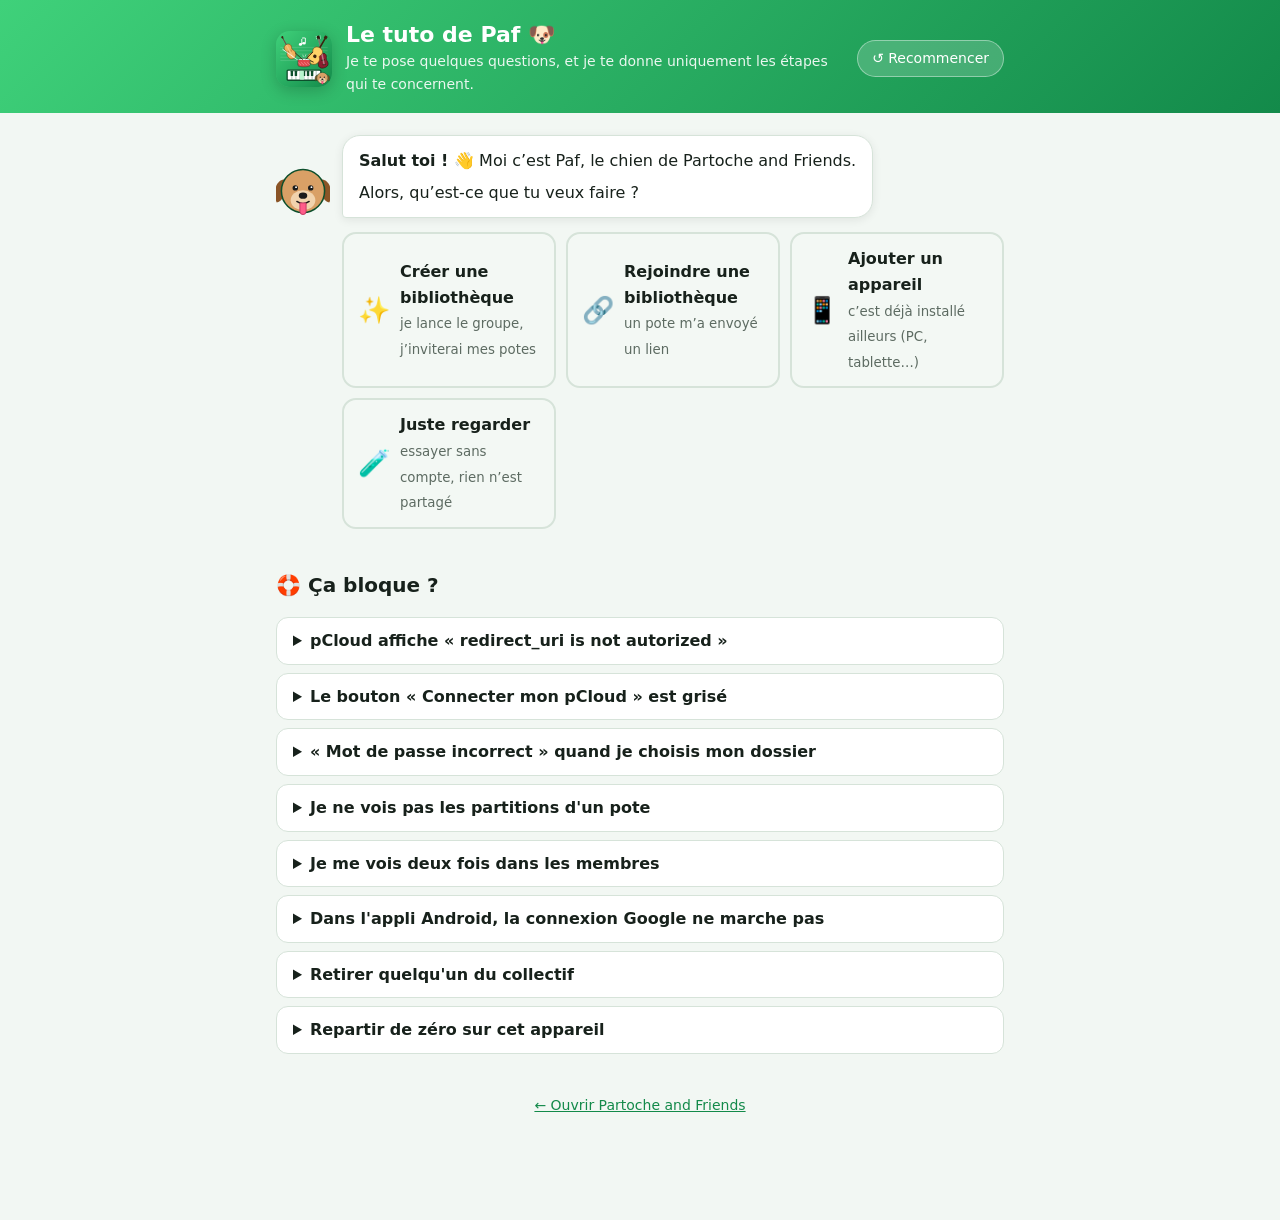
<file: web/tuto.html>
<!doctype html>
<html lang="fr">
<head>
<meta charset="utf-8">
<meta name="viewport" content="width=device-width,initial-scale=1">
<title>Tuto PAF</title>
<meta name="description" content="Paf le chien te guide pas à pas pour installer Partoche and Friends.">
<link rel="icon" href="img/favicon.png">
<style>
:root {
  --bg: #121614; --card: #1b211d; --card2: #222a25; --ink: #e6efe9; --muted: #98a69c; --line: #2b352f;
  --green: #1aa35a; --green2: #3fd17a; --link: #3fd17a; --soft: #183326; --warn: #33290f; --warnline: #8a6d1f; --bad: #3a1c1c; --badline: #e5484d; --code: #232b26;
  color-scheme: dark;
}
@media (prefers-color-scheme: light) { :root:not([data-theme="dark"]) {
  --bg: #f2f7f3; --card: #ffffff; --card2: #f3f8f4; --ink: #17211b; --muted: #5d6b62; --line: #d6e3d9; --link: #138a4a;
  --soft: #e3f5ea; --warn: #fff4d6; --warnline: #e3b64c; --bad: #fde8e8; --code: #eaf1ec; color-scheme: light;
} }
:root[data-theme="light"] { --bg: #f2f7f3; --card: #ffffff; --card2: #f3f8f4; --ink: #17211b; --muted: #5d6b62; --line: #d6e3d9; --link: #138a4a; --soft: #e3f5ea; --warn: #fff4d6; --warnline: #e3b64c; --bad: #fde8e8; --code: #eaf1ec; color-scheme: light; }
* { box-sizing: border-box; }
html { scroll-behavior: smooth; }
body { margin: 0; background: var(--bg); color: var(--ink); font: 16px/1.6 system-ui, -apple-system, "Segoe UI", Roboto, sans-serif; }
a { color: var(--link); }
code { background: var(--code); padding: 1px 6px; border-radius: 6px; font-size: .92em; word-break: break-all; }
.wrap { max-width: 760px; margin: 0 auto; padding: 0 16px 90px; }

/* en-tête */
.hero { background: linear-gradient(135deg, #3fd17a, #138a4a); color: #fff; padding: 22px 16px 18px; }
.hero .wrap { padding-bottom: 0; display: flex; align-items: center; gap: 14px; }
.hero img { width: 56px; border-radius: 14px; box-shadow: 0 4px 16px rgba(0,0,0,.2); }
.hero h1 { margin: 0; font-size: 22px; line-height: 1.2; }
.hero p { margin: 2px 0 0; opacity: .9; font-size: 14px; }
.hero .restart { margin-left: auto; background: rgba(255,255,255,.18); color: #fff; border: 1px solid rgba(255,255,255,.4); border-radius: 999px; padding: 6px 14px; font: inherit; font-size: 14px; cursor: pointer; white-space: nowrap; }

/* la conversation */
.chat { display: flex; flex-direction: column; gap: 14px; margin-top: 22px; }
.say { display: flex; gap: 12px; align-items: flex-end; animation: pop .35s ease both; }
.say .dog { width: 54px; height: 54px; flex: 0 0 auto; }
.say .bubble { background: var(--card); border: 1px solid var(--line); border-radius: 18px 18px 18px 4px; padding: 12px 16px; max-width: 560px; box-shadow: 0 2px 10px rgba(0,0,0,.08); }
.say .bubble p { margin: 0 0 6px; } .say .bubble p:last-child { margin: 0; }
.me { align-self: flex-end; background: var(--green); color: #fff; border-radius: 18px 18px 4px 18px; padding: 9px 16px; font-weight: 600; animation: pop .25s ease both; max-width: 80%; }
.choices { display: grid; gap: 10px; grid-template-columns: repeat(auto-fit, minmax(210px, 1fr)); margin-left: 66px; animation: pop .35s .15s ease both; }
.choices button { text-align: left; font: inherit; color: var(--ink); background: var(--card2); border: 2px solid var(--line); border-radius: 14px; padding: 12px 14px; cursor: pointer; transition: transform .12s, border-color .12s; display: flex; gap: 10px; align-items: center; }
.choices button:hover { border-color: var(--green2); transform: translateY(-2px); }
.choices button b { display: block; }
.choices button small { color: var(--muted); }
.choices button .ic { font-size: 26px; }
.typing { display: inline-flex; gap: 4px; } .typing i { width: 7px; height: 7px; border-radius: 50%; background: var(--muted); animation: blink 1s infinite; } .typing i:nth-child(2) { animation-delay: .15s } .typing i:nth-child(3) { animation-delay: .3s }
@keyframes blink { 50% { opacity: .2; } }
@keyframes pop { from { opacity: 0; transform: translateY(8px); } to { opacity: 1; transform: none; } }
.dog .tongue { transform-origin: 50% 0; animation: pant .35s ease-in-out infinite alternate; transform-box: fill-box; }
@keyframes pant { from { transform: scaleY(.8); } to { transform: scaleY(1.2); } }

/* le plan */
.plan { margin-top: 26px; }
.plan h2 { font-size: 22px; margin: 0 0 4px; }
.plan .sub { color: var(--muted); margin: 0 0 14px; }
.step { position: relative; background: var(--card); border: 1px solid var(--line); border-radius: 16px; padding: 16px 18px 16px 62px; margin: 12px 0; animation: pop .35s ease both; }
.step .n { position: absolute; left: 14px; top: 14px; width: 34px; height: 34px; border-radius: 50%; background: var(--green); color: #fff; display: grid; place-items: center; font-weight: 800; }
.step.done { opacity: .55; } .step.done .n { background: var(--muted); }
.step h3 { margin: 2px 90px 8px 0; font-size: 18px; }
.step ol, .step ul { margin: 6px 0; padding-left: 20px; } .step li { margin: 5px 0; }
.step .tick { position: absolute; right: 14px; top: 14px; font: inherit; font-size: 13px; background: none; border: 1px solid var(--line); color: var(--muted); border-radius: 999px; padding: 2px 10px; cursor: pointer; }
.note, .warn, .bad { border-radius: 12px; padding: 10px 14px; margin: 10px 0; border: 1px solid; }
.note { background: var(--soft); border-color: color-mix(in srgb, var(--green) 45%, transparent); }
.warn { background: var(--warn); border-color: var(--warnline); }
.bad { background: var(--bad); border-color: var(--badline); }
.btnlink { display: inline-block; background: var(--green); color: #fff !important; text-decoration: none; font-weight: 700; padding: 9px 16px; border-radius: 10px; margin: 4px 0; }
.copy { display: inline-flex; gap: 6px; align-items: center; flex-wrap: wrap; }
.copy button { font: inherit; font-size: 12px; padding: 2px 9px; border-radius: 6px; border: 1px solid var(--line); background: var(--card2); color: var(--ink); cursor: pointer; }
.screen { border: 1px solid var(--line); border-radius: 12px; overflow: hidden; margin: 10px 0; max-width: 460px; background: var(--card2); font-size: 14px; }
.screen .bar { background: var(--code); padding: 5px 10px; font-size: 12px; color: var(--muted); }
.screen .body { padding: 12px; display: grid; gap: 7px; }
.fbtn { display: block; text-align: center; padding: 8px; border-radius: 9px; border: 1px solid var(--line); background: var(--card); font-weight: 600; }
.fbtn.pri { background: var(--green); border-color: var(--green); color: #fff; }
.ffield { border: 1px solid var(--line); border-radius: 8px; padding: 6px 10px; color: var(--muted); background: var(--bg); }
.ffield b { color: var(--ink); }
.flabel { font-size: 12px; color: var(--muted); margin-bottom: -4px; }
.hl { outline: 3px solid #ffb020; outline-offset: 2px; }

/* dépannage */
.faq { margin-top: 40px; }
.faq h2 { font-size: 20px; }
details { background: var(--card); border: 1px solid var(--line); border-radius: 12px; padding: 10px 16px; margin: 8px 0; }
details summary { cursor: pointer; font-weight: 600; }
.foot { text-align: center; color: var(--muted); margin-top: 40px; font-size: 14px; }
@media (max-width: 560px) { .choices { margin-left: 0; } .step { padding: 14px 12px 14px 54px; } .step .n { left: 10px; } .step h3 { margin-right: 0; margin-top: 30px; } .hero h1 { font-size: 18px; } .say .dog { width: 44px; height: 44px; } }
@media (prefers-reduced-motion: reduce) { * { animation: none !important; } }
/* dans la fenêtre flottante de l'appli */
.embed .hero { padding: 10px 12px; }
.embed .hero img, .embed .hero p, .embed .foot { display: none; }
.embed .hero h1 { font-size: 16px; }
.embed .wrap { padding-left: 12px; padding-right: 12px; }
.embed .choices { margin-left: 0; grid-template-columns: 1fr; }
.embed .say .dog { width: 40px; height: 40px; }
</style>
</head>
<body>

<header class="hero"><div class="wrap">
  <img src="img/logo.svg" alt="">
  <div><h1>Le tuto de Paf 🐶</h1><p>Je te pose quelques questions, et je te donne uniquement les étapes qui te concernent.</p></div>
  <button class="restart" id="restart">↺ Recommencer</button>
</div></header>

<main class="wrap">
  <div class="chat" id="chat"></div>
  <section class="plan" id="plan" hidden></section>

  <section class="faq" id="depannage">
    <h2>🛟 Ça bloque ?</h2>
    <details><summary>pCloud affiche « redirect_uri is not autorized »</summary>
      <p><b>Cause n° 1 : l'appli pCloud n'est pas encore validée.</b> Après sa création, pCloud peut mettre <b>jusqu'à 2 jours</b> à la valider. Il n'y a rien d'autre à faire qu'attendre.</p>
      <p><b>Cause n° 2 :</b> dans <a href="https://docs.pcloud.com/my_apps/" target="_blank" rel="noopener">docs.pcloud.com/my_apps</a>, onglet <b>Settings</b>, l'adresse doit être dans <b>Redirect URIs</b> (et pas dans <i>Website</i>), exactement <code>https://soaresden.github.io/Partoche-and-Friends/</code>, avec le <code>/</code> final. <b>Allow implicit grant</b> doit être sur <b>Allow</b>. Puis <b>Save changes</b>.</p>
    </details>
    <details><summary>Le bouton « Connecter mon pCloud » est grisé</summary>
      <p>L'appli n'a pas encore le <b>Client ID</b>. Si on t'a invité, rouvre ton <b>lien d'invitation</b> : il contient le Client ID. Si tu lances un groupe, tape le Client ID dans le champ juste au-dessus du bouton.</p>
    </details>
    <details><summary>« Mot de passe incorrect » quand je choisis mon dossier</summary>
      <p>C'est le mot de passe du <b>lien de partage</b> du dossier, pas celui de ton compte pCloud. Avec Partoche, c'est celui que ta prof utilise. Tu peux aussi coller le code <code>P1.…</code> du message envoyé à ta prof, l'appli y trouve le mot de passe.</p>
      <p>Pour le voir ou le changer : sur pcloud.com, clic droit sur le dossier, puis <b>Partager</b>, puis <b>Protection par mot de passe</b>. Si tu le changes, redonne-le à ta prof.</p>
    </details>
    <details><summary>Je ne vois pas les partitions d'un pote</summary>
      <p>Clique sur <b>⟳</b>. Dans <b>👥 Membres</b>, « ⚠️ dossier injoignable » veut dire que son lien de partage a changé : il doit refaire le choix de son dossier.</p>
    </details>
    <details><summary>Je me vois deux fois dans les membres</summary>
      <p>C'est une ancienne identité à toi (configuration refaite, autre navigateur). L'appli reconnaît ton lien de partage et fusionne toute seule : recharge la page (F5).</p>
    </details>
    <details><summary>Dans l'appli Android, la connexion Google ne marche pas</summary>
      <p>Google bloque sa connexion à l'intérieur des applis. Connecte-toi avec ton <b>email et mot de passe pCloud</b>, ou plus simple : <b>QR code</b> depuis ton PC (Mon profil → 📱 Ajouter un appareil).</p>
    </details>
    <details><summary>Retirer quelqu'un du collectif</summary>
      <p>Seul l'<b>admin</b> (👑, celui qui a créé le collectif) peut le faire : <b>👥 Membres</b>, puis <b>🚪 Retirer du collectif</b>. La personne garde ce qu'elle a déjà pu lire. Pour lui couper vraiment l'accès à ton dossier, change aussi le mot de passe de ton lien pCloud.</p>
    </details>
    <details><summary>Repartir de zéro sur cet appareil</summary>
      <p>Clique sur le logo (<i>Mon profil</i>), puis <b>Avancé</b>, puis <b>Quitter ce collectif sur cet appareil</b>. Tes fichiers restent dans ton pCloud.</p>
    </details>
  </section>
  <p class="foot"><a href="./">← Ouvrir Partoche and Friends</a></p>
</main>

<script>
const SITE = 'https://soaresden.github.io/Partoche-and-Friends/'
const APK = 'https://github.com/soaresden/Partoche-and-Friends/releases/latest/download/Partoche-and-Friends.apk'
const DOG = `<svg class="dog" viewBox="-70 -70 140 140" aria-hidden="true">
  <path d="M-50-30c-20 2-30 34-18 60 16-4 26-26 28-58z" fill="#8a5426"/><path d="M50-30c20 2 30 34 18 60-16-4-26-26-28-58z" fill="#8a5426"/>
  <circle r="56" fill="#d9a066" stroke="#0d4f2c" stroke-width="4"/><ellipse cy="24" rx="32" ry="26" fill="#f1d3ad"/>
  <circle cx="-20" cy="-8" r="7" fill="#1b1b1b"/><circle cx="-18" cy="-10" r="2.5" fill="#fff"/><circle cx="20" cy="-8" r="7" fill="#1b1b1b"/><circle cx="22" cy="-10" r="2.5" fill="#fff"/>
  <ellipse cy="12" rx="11" ry="8" fill="#1b1b1b"/><path d="M-16 27q16 12 32 0" stroke="#1b1b1b" stroke-width="3.5" fill="none" stroke-linecap="round"/>
  <path class="tongue" d="M-8 31h16v22a8 8 0 0 1-16 0z" fill="#ff5c8a" stroke="#c23a63" stroke-width="2.5"/></svg>`

const $ = s => document.querySelector(s)
if (new URLSearchParams(location.search).has('embed')) document.body.classList.add('embed')
const chat = $('#chat'), plan = $('#plan')
let A = {}

// ---------- les questions ----------
const Q = {
  goal: {
    say: '<p><b>Salut toi ! 👋</b> Moi c’est Paf, le chien de Partoche and Friends.</p><p>Alors, qu’est-ce que tu veux faire ?</p>',
    opts: [
      ['create', '✨', 'Créer une bibliothèque', 'je lance le groupe, j’inviterai mes potes'],
      ['join', '🔗', 'Rejoindre une bibliothèque', 'un pote m’a envoyé un lien'],
      ['device', '📱', 'Ajouter un appareil', 'c’est déjà installé ailleurs (PC, tablette…)'],
      ['demo', '🧪', 'Juste regarder', 'essayer sans compte, rien n’est partagé'],
    ],
    next: () => 'device',
  },
  device: {
    say: '<p>Tu vas l’utiliser sur quoi ?</p>',
    opts: [
      ['android', '🤖', 'Un appareil Android', 'tablette ou téléphone : il y a une appli'],
      ['browser', '🌐', 'Un navigateur', 'PC, Mac, iPad, iPhone : rien à installer'],
    ],
    next: () => A.goal === 'demo' ? null : A.goal === 'device' ? 'already' : 'pcloud',
  },
  already: {
    say: '<p>Ton appareil déjà configuré est à portée de main ?</p>',
    opts: [
      ['qr', '🔳', 'Oui, il est allumé à côté', 'je scanne un QR code, c’est le plus rapide'],
      ['login', '☁️', 'Non', 'je me connecterai juste à mon pCloud'],
    ],
    next: () => null,
  },
  pcloud: {
    say: '<p>Tu as déjà un compte <b>pCloud</b> ?</p><p>Il est <b>obligatoire</b> : chez nous, il n’y a pas de serveur. Chacun garde ses partitions dans <b>son</b> pCloud, et c’est ce qui permet de les partager avec les autres.</p>',
    opts: [
      ['yes', '✅', 'Oui, j’ai un compte pCloud', ''],
      ['no', '🆕', 'Non, pas encore', 'je te montre comment le créer (gratuit)'],
    ],
    next: () => 'partoche',
  },
  partoche: {
    say: '<p>Tu utilises déjà <b>Partoche</b> avec ta prof ?</p>',
    opts: [
      ['yes', '🎻', 'Oui, j’ai un dossier Partoche', 'on le réutilise : aucun doublon'],
      ['no', '📁', 'Non', 'l’appli créera un dossier pour tes partitions'],
    ],
    next: () => A.goal === 'create' ? 'client' : null,
  },
  client: {
    say: '<p>Dernière question, pour lancer le groupe.</p><p>Pour se connecter à pCloud, l’appli a besoin d’un <b>Client ID</b> (l’identifiant de « l’appli pCloud »). On le crée <b>une seule fois</b> pour tout le groupe, et il voyage ensuite dans les invitations.</p><p>Tu l’as déjà ?</p>',
    opts: [
      ['have', '🔑', 'Oui, on me l’a donné', 'ou je l’ai déjà créé'],
      ['make', '🛠️', 'Non, je dois le créer', 'je te guide : 2 minutes, plus la validation par pCloud'],
    ],
    next: () => null,
  },
}

function dogSays(html) {
  const d = document.createElement('div'); d.className = 'say'
  d.innerHTML = DOG + '<div class="bubble"><span class="typing"><i></i><i></i><i></i></span></div>'
  chat.appendChild(d)
  return new Promise(res => setTimeout(() => { d.querySelector('.bubble').innerHTML = html; res(d) }, 450))
}
async function ask(id) {
  const q = Q[id]
  await dogSays(q.say)
  const box = document.createElement('div'); box.className = 'choices'
  box.innerHTML = q.opts.map(([v, ic, t, s]) => `<button data-v="${v}"><span class="ic">${ic}</span><span><b>${t}</b>${s ? `<small>${s}</small>` : ''}</span></button>`).join('')
  chat.appendChild(box)
  box.scrollIntoView({ behavior: 'smooth', block: 'center' })
  for (const b of box.querySelectorAll('button')) b.onclick = () => {
    A[id] = b.dataset.v
    const o = q.opts.find(x => x[0] === b.dataset.v)
    box.remove()
    const me = document.createElement('div'); me.className = 'me'; me.textContent = o[1] + ' ' + o[2]; chat.appendChild(me)
    const n = q.next(b.dataset.v)
    n ? ask(n) : finish()
  }
}

// ---------- le plan sur mesure ----------
const copy = t => `<span class="copy"><code>${t}</code><button data-copy="${t}">Copier</button></span>`
const steps = []
const S = (title, html) => steps.push({ title, html })

function stepPcloudAccount() {
  S('Crée ton compte pCloud (obligatoire)', `
    <p>Tes partitions restent <b>chez toi</b>, dans ton pCloud. C’est lui qui les partage avec le groupe : sans compte, il n’y a rien à partager.</p>
    <ol>
      <li>Va sur <a href="https://www.pcloud.com/fr/" target="_blank" rel="noopener"><b>pcloud.com</b></a> et clique sur <b>S’inscrire</b>.</li>
      <li>Inscris-toi avec ton <b>email et un mot de passe</b> (ou avec Google).</li>
      <li>Ouvre l’email de pCloud et clique sur le lien pour <b>valider ton adresse</b>.</li>
    </ol>
    <div class="note">💸 Le compte gratuit suffit (10 Go). Avec pCloud Premium, tu pourras en plus protéger ton lien de partage par un mot de passe.</div>
    ${A.device === 'android' ? '<div class="warn">🤖 Sur Android, Google bloque sa connexion à l’intérieur des applis : choisis plutôt <b>email et mot de passe</b>, ou passe par le QR code depuis un PC.</div>' : ''}`)
}
function stepClientId() {
  S('Crée l’appli pCloud et récupère le Client ID (une seule fois pour tout le groupe)', `
    <ol>
      <li>Va sur <a href="https://docs.pcloud.com/my_apps/" target="_blank" rel="noopener"><b>docs.pcloud.com/my_apps</b></a> et connecte-toi avec ton compte pCloud.</li>
      <li>Clique sur <b>Create new app</b>. Donne-lui un nom (ex. <code>Partoche and Friends</code>) et choisis l’accès à <b>tous les dossiers</b> (All folders).</li>
      <li>Ouvre l’onglet <b>Settings</b> de l’appli :</li>
    </ol>
    <div class="screen"><div class="bar">docs.pcloud.com/my_apps · Settings</div><div class="body">
      <div class="flabel">Redirect URIs</div><div class="ffield hl"><b>${SITE}</b></div>
      <div class="flabel">Website</div><div class="ffield">(laisse vide)</div>
      <div class="flabel">Allow implicit grant</div><div class="ffield hl"><b>◉ Allow</b> &nbsp; ○ Disallow</div>
      <span class="fbtn pri">Save changes</span>
    </div></div>
    <ul>
      <li><b>Redirect URIs</b> : ${copy(SITE)}. Attention : pas dans <i>Website</i>, et avec le <code>/</code> final.</li>
      <li><b>Allow implicit grant</b> : <b>Allow</b>, puis <b>Save changes</b>.</li>
      <li>Note le <b>Client ID</b> affiché sur la fiche de l’appli.</li>
    </ul>
    <div class="bad">🔒 Le <b>Client secret</b> ne sert pas ici : ne le donne à personne.</div>
    <div class="warn">⏳ <b>pCloud doit valider l’appli : ça peut prendre jusqu’à 2 jours.</b> D’ici là, la connexion répond « redirect_uri is not autorized ». C’est normal : attends, puis continue.</div>`)
}
function stepInstall() {
  if (A.device === 'android') S('Installe l’appli sur ton Android', `
    <ol>
      <li>Sur ta tablette ou ton téléphone, télécharge <a class="btnlink" href="${APK}">📱 Partoche-and-Friends.apk</a></li>
      <li>Ouvre le fichier téléchargé. Si Android le demande, <b>autorise l’installation depuis ce navigateur</b>, puis <b>Installer</b>.</li>
      <li>Ouvre l’appli verte <b>Partoche &amp; Friends</b> (le logo avec le chien en bas à droite).</li>
    </ol>
    <div class="note">L’appli ouvre toujours la dernière version du site : rien à mettre à jour.</div>`)
  else S('Ouvre l’appli dans ton navigateur', `
    <p><a class="btnlink" href="./" target="_blank">🌐 Ouvrir Partoche and Friends</a> &nbsp;${copy(SITE)}</p>
    <div class="note">📱 Sur iPad ou iPhone : bouton <b>Partager</b>, puis <b>Sur l’écran d’accueil</b>, pour l’avoir comme une appli. Sur PC, garde-le en favori.</div>`)
}
function stepConfigure() {
  const start = A.goal === 'create'
    ? '<li><b>✨ Partir de rien</b>, puis donne un <b>nom</b> au collectif (ex. « Les copains du jeudi »), puis <b>Continuer</b>.</li>'
    : '<li><b>🔗 J’ai un lien qu’on m’a filé</b>, puis colle le lien reçu (ou <b>📷 Scanner le QR code d’invitation</b>), puis <b>Continuer</b>. Si tu as cliqué directement sur le lien, il est déjà rempli et un ✅ affiche le nom du collectif.</li>'
  const folder = A.partoche === 'yes'
    ? '<li><b>Où sont tes partitions ?</b> Choisis ton dossier <b>Partoche</b> (en haut de la liste) et tape <b>le mot de passe de son lien</b>, celui de ta prof. Tu peux aussi coller le code <code>P1.…</code> du message envoyé à ta prof. Tes partitions de <code>MSCZ/</code> sont reprises telles quelles, et l’appli ne range ses notes que dans <code>Friends/</code> : ta prof ne voit aucune différence.</li>'
    : '<li><b>Où sont tes partitions ?</b> Clique sur <b>✨ Je n’ai pas de dossier Partoche : en créer un</b>. L’appli crée <code>Partoche/MSCZ</code> et son lien de partage.</li>'
  S('Configure l’appli', `
    <ol>
      <li>Sur l’écran d’accueil (après l’animation, ou un clic pour la passer) : <b>⚙️ Configurer</b>.</li>
      ${start}
      ${A.goal === 'create' ? '<li>Si l’appli te demande le <b>Client ID</b>, colle-le dans le champ au-dessus du bouton.</li>' : ''}
      <li><b>☁️ Connecter mon pCloud</b> : la page officielle pCloud s’ouvre. Connecte-toi, puis clique sur <b>Autoriser</b>. Tu reviens tout seul dans l’appli.</li>
      ${folder}
      <li><b>Ton profil</b> : prénom, emoji, couleur (elle devient la couleur de ton interface), instruments. Puis <b>C’est parti</b>.</li>
    </ol>`)
}
function stepInvite() {
  S('Invite tes potes', `
    <ol>
      <li>En haut de la bibliothèque : <b>🤝 Inviter</b>.</li>
      <li><b>Copier le lien</b> (ou montre le QR code), et envoie <b>le même lien à tout le monde</b> : mail, WhatsApp…</li>
      <li>Chacun suit ce tuto en choisissant « Rejoindre ». Il apparaît chez tout le monde tout seul : personne n’a de lien à recopier entre deux personnes.</li>
    </ol>
    <div class="warn">⚠️ Ce lien ouvre en lecture les dossiers de tous les membres : ne l’envoie qu’à des amis.</div>
    <div class="note">👑 Tu es l’<b>admin</b> du collectif : toi seul peux retirer quelqu’un (👥 Membres).</div>`)
}
function stepDaily() {
  S('Et maintenant, on joue 🎶', `
    <ul>
      <li>Le <b>tableau</b> : une ligne par morceau, une colonne par personne. <b>▶</b> écoute 30 s, un clic sur un en-tête <b>trie</b>, un clic sur <b>ta case</b> choisit ton statut (💡 envie · 🛠️ je bosse dessus · ✅ prêt) et ta partie.</li>
      ${A.partoche === 'yes' ? '<li>Tes <b>tags Partoche</b> sont repris tout seuls : À faire → 💡, En cours → 🛠️, Maîtrisé → ✅.</li>' : ''}
      <li><b>＋ Partition</b> pour ajouter tes <code>.mscz</code>. Sur la fiche du morceau d’un pote : <b>📥 Copier chez moi</b>.</li>
      <li>Ouvre une partition : barre de lecture en bas (vitesse, <b>boucle</b>), pistes, noms des notes, <b>🎸 Instrument</b> (tablature basse/guitare, transposition), <b>✏️ annotations</b> (un calque par pote) et le <b>💬 chat</b> à droite.</li>
    </ul>`)
}

function finish() {
  steps.length = 0
  if (A.goal === 'demo') {
    stepInstall()
    S('Lance le mode démo', '<ol><li>Sur l’écran d’accueil : <b>🧪 Mode démo</b>.</li><li>Choisis un prénom, puis <b>C’est parti</b>. Trois partitions d’exemple t’attendent.</li></ol><div class="note">Rien n’est partagé : tout reste dans ce navigateur. Quand tu veux pour de vrai, reviens ici et choisis « Créer » ou « Rejoindre ».</div>')
  } else if (A.goal === 'device') {
    stepInstall()
    if (A.already === 'qr') S('Reprends tout avec le QR code', `
      <ol>
        <li>Sur l’appareil <b>déjà configuré</b> : clique sur le <b>logo</b> en haut à gauche (<i>Mon profil</i>), puis <b>📱 Ajouter un appareil (QR code)</b>.</li>
        <li>Sur ${A.device === 'android' ? 'ton Android' : 'le nouvel appareil'}, dans l’appli : <b>📷 Scanner un QR code</b> (sur l’écran d’accueil), puis vise le QR code. Tu peux aussi le scanner avec l’appareil photo et toucher le lien.</li>
        <li>Tape le <b>code à 6 chiffres</b> affiché à côté du QR code, puis <b>Valider</b>. C’est tout : pCloud, dossier, profil et collectif sont repris.</li>
      </ol>
      <div class="warn">⏱️ Le QR code est valable 15 minutes et donne accès à ton pCloud : ne le montre à personne d’autre.</div>`)
    else S('Connecte juste ton pCloud', `
      <ol>
        <li>Sur l’écran d’accueil : <b>🔁 Déjà configuré ailleurs ? Connecte juste ton pCloud</b>.</li>
        <li>Si l’appli demande le <b>Client ID</b>, rouvre ton lien d’invitation (il le contient) ou demande-le à l’admin du groupe.</li>
        <li><b>Connecter mon pCloud</b>, puis <b>Autoriser</b>. L’appli retrouve ton profil et ton collectif dans le dossier <code>Friends/</code>.</li>
        <li>Si elle te le demande, tape le <b>mot de passe de ton lien de partage</b> (ou colle ton code <code>P1.…</code>).</li>
      </ol>
      ${A.device === 'android' ? '<div class="warn">🤖 Dans l’appli Android, connecte-toi avec <b>email et mot de passe pCloud</b> : Google y est bloqué.</div>' : ''}`)
  } else {
    if (A.pcloud === 'no') stepPcloudAccount()
    if (A.goal === 'create' && A.client === 'make') stepClientId()
    if (A.goal === 'join') S('Garde ton lien d’invitation sous la main', '<p>Ton pote t’a envoyé un lien qui ressemble à <code>…github.io/Partoche-and-Friends/#rejoindre=F1.…</code> (ou juste un code <code>F1.…</code>).</p><p>Il contient tout : le collectif, ses membres et l’identifiant pCloud. <b>Tu n’as rien d’autre à demander.</b> Clique dessus, ou garde-le pour l’étape « Configure l’appli ».</p><div class="note">👀 En cliquant sur le lien, tu arrives tout de suite en <b>mode consultation</b> : tu vois les partitions, les annotations et les discussions, même sans compte. Pour mettre ton nom et participer (annoter, ton statut, écrire), clique sur <b>☁️ Contribuer</b> et suis les étapes ci-dessous.</div>')
    stepInstall()
    stepConfigure()
    if (A.goal === 'create') stepInvite()
    stepDaily()
  }
  const titles = { create: 'Créer ta bibliothèque', join: 'Rejoindre la bibliothèque', device: 'Ajouter ton appareil', demo: 'Essayer en démo' }
  dogSays(`<p>Parfait ! Voilà ton plan en <b>${steps.length} étapes</b>. Coche-les au fur et à mesure 👇</p>`).then(() => {
    plan.hidden = false
    plan.innerHTML = `<h2>🗺️ ${titles[A.goal]}</h2><p class="sub">${A.device === 'android' ? '🤖 Android' : '🌐 Navigateur'}${A.pcloud ? ' · ' + (A.pcloud === 'yes' ? 'compte pCloud ✅' : 'nouveau compte pCloud') : ''}${A.partoche ? ' · ' + (A.partoche === 'yes' ? 'avec ton dossier Partoche' : 'nouveau dossier') : ''}</p>` +
      steps.map((s, i) => `<div class="step"><span class="n">${i + 1}</span><button class="tick">✔ Fait</button><h3>${s.title}</h3>${s.html}</div>`).join('')
    for (const b of plan.querySelectorAll('.tick')) b.onclick = () => { const st = b.closest('.step'); st.classList.toggle('done'); b.textContent = st.classList.contains('done') ? '↺ À refaire' : '✔ Fait' }
    for (const b of plan.querySelectorAll('[data-copy]')) b.onclick = async () => { try { await navigator.clipboard.writeText(b.dataset.copy); b.textContent = 'Copié ✓'; setTimeout(() => b.textContent = 'Copier', 1500) } catch { } }
    plan.scrollIntoView({ behavior: 'smooth', block: 'start' })
  })
}

function start() { A = {}; chat.innerHTML = ''; plan.hidden = true; plan.innerHTML = ''; ask('goal') }
$('#restart').onclick = () => { start(); scrollTo({ top: 0, behavior: 'smooth' }) }
start()
</script>
</body>
</html>
</file>
